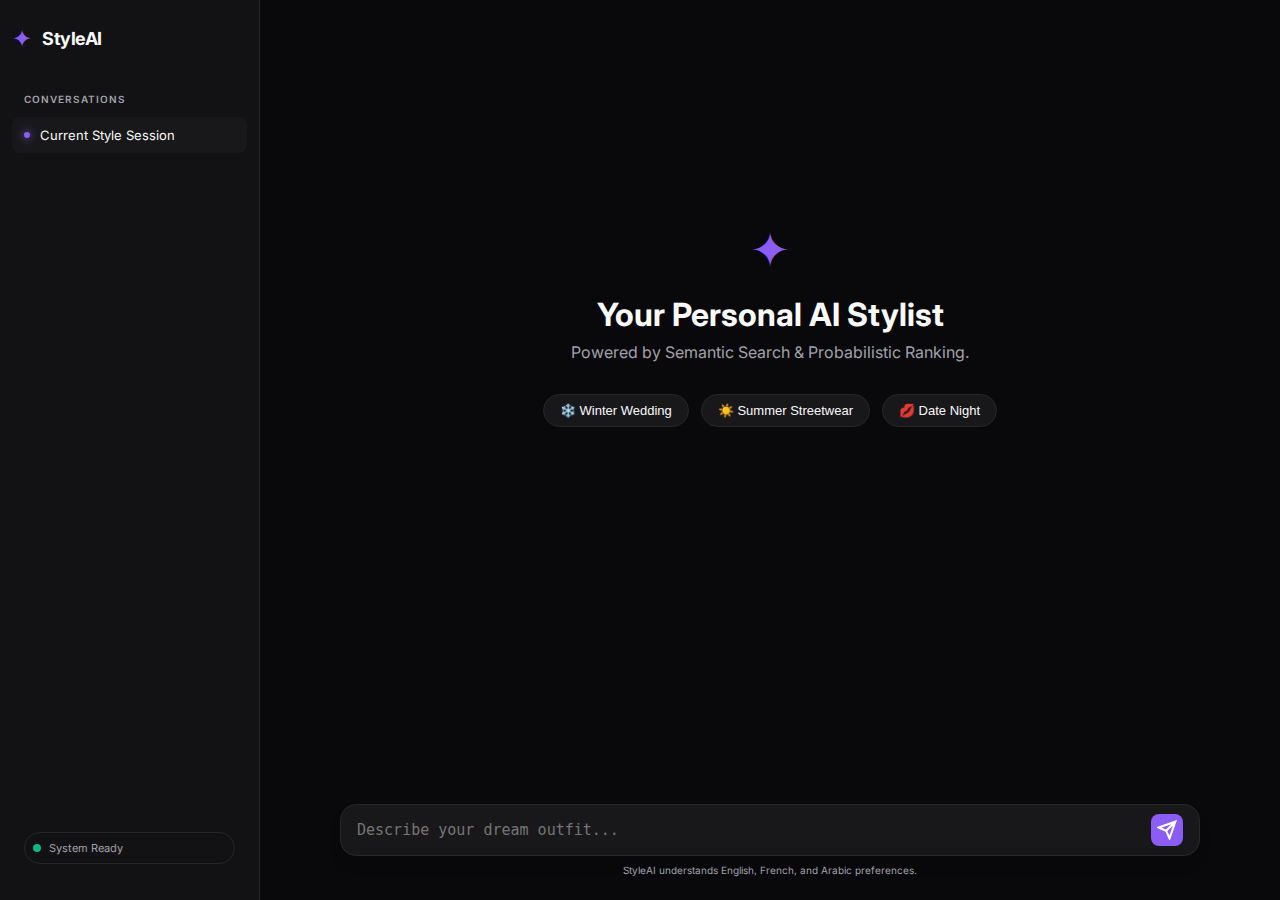
<file: Mourad_NAJI_IAODC_201_CC3_Projet_NLP/frontend/index.html>
<!DOCTYPE html>
<html lang="en">

<head>
  <meta charset="UTF-8">
  <meta name="viewport" content="width=device-width, initial-scale=1.0">
  <title>StyleAI — Venture-Grade Stylist</title>
  <link rel="stylesheet" href="style.css">
  <link href="https://fonts.googleapis.com/css2?family=Inter:wght@300;400;500;600;700&display=swap" rel="stylesheet">
</head>

<body class="dark-theme">
  <div class="app-container">
    <!-- Sidebar -->
    <aside class="sidebar">
      <div class="brand">
        <span class="logo">✦</span>
        <h1>StyleAI</h1>
      </div>
      <nav class="history-nav">
        <div class="nav-label">CONVERSATIONS</div>
        <div class="history-item active">
          <span class="dot"></span> Current Style Session
        </div>
      </nav>
      <div class="sidebar-footer">
        <div class="status-badge">
          <span class="pulse"></span> System Ready
        </div>
      </div>
    </aside>

    <!-- Main Chat Area -->
    <main class="chat-viewport">
      <!-- Dynamic Messages -->
      <div id="messagesList" class="messages-list">
        <div class="welcome-hero">
          <div class="hero-icon">✦</div>
          <h1>Your Personal AI Stylist</h1>
          <p>Powered by Semantic Search & Probabilistic Ranking.</p>
          <div class="hero-chips">
            <button class="chip" data-query="Formal winter wedding outfit, budget 800dh">❄️ Winter Wedding</button>
            <button class="chip" data-query="Casual streetwear look for summer, men">☀️ Summer Streetwear</button>
            <button class="chip" data-query="Elegant date night look, black or red">💋 Date Night</button>
          </div>
        </div>
      </div>

      <!-- Input Anchor -->
      <div class="input-container">
        <div class="input-glass">
          <textarea id="msgInput" placeholder="Describe your dream outfit..." rows="1"></textarea>
          <button id="sendBtn" class="send-btn">
            <svg width="20" height="20" viewBox="0 0 24 24" fill="none" stroke="currentColor" stroke-width="2.5">
              <path d="M22 2L11 13M22 2L15 22l-4-9-9-4 20-7z"></path>
            </svg>
          </button>
        </div>
        <p class="disclaimer">StyleAI understands English, French, and Arabic preferences.</p>
      </div>
    </main>
  </div>
  <script src="app.js"></script>
</body>

</html>
</file>
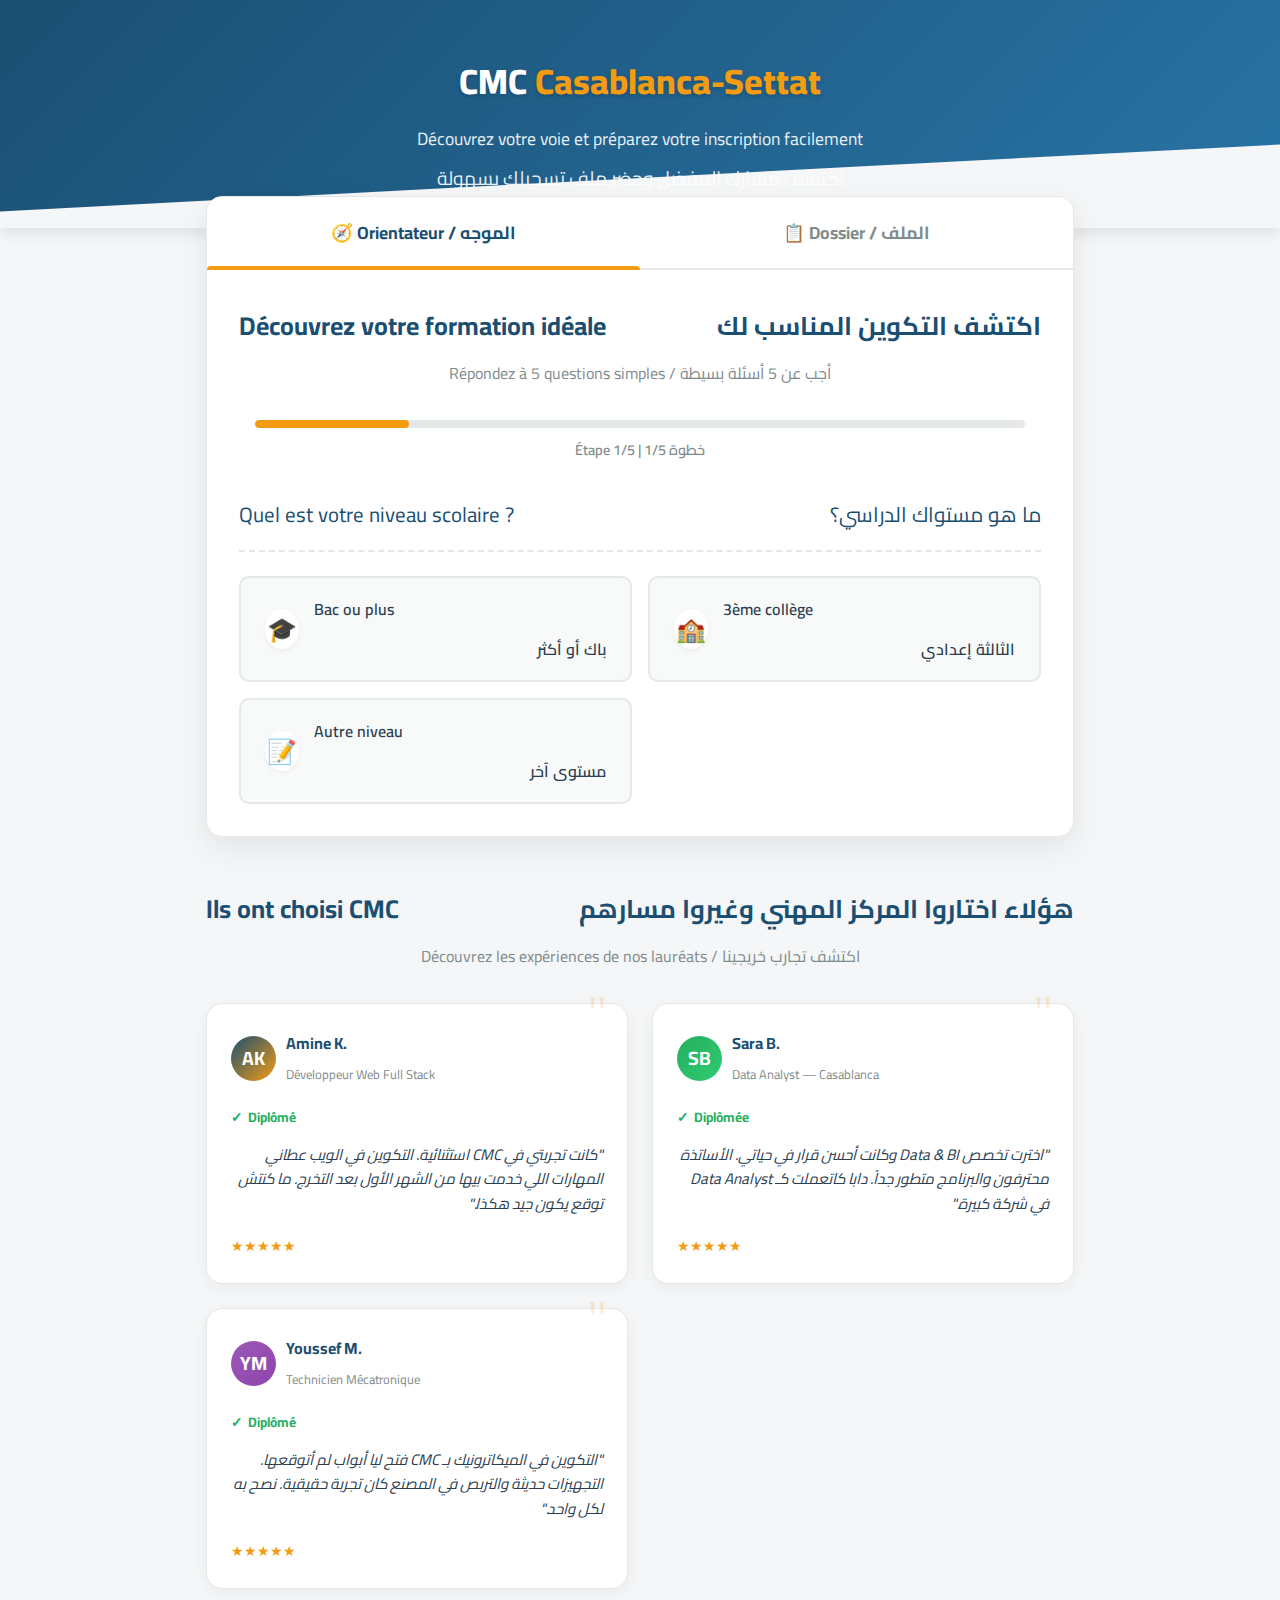
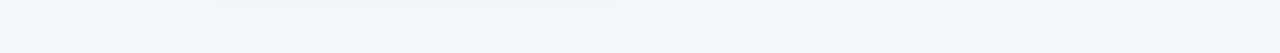
<file: project_nlp2/templates/orientation.html>
<!DOCTYPE html>
<html lang="fr" dir="ltr">

<head>
    <meta charset="UTF-8">
    <meta name="viewport" content="width=device-width, initial-scale=1.0">
    <title>CMC Casablanca-Settat | Assistant d'Orientation & Inscription</title>
    <!-- Google Fonts: Cairo for Arabic/Latin support -->
    <link rel="preconnect" href="https://fonts.googleapis.com">
    <link rel="preconnect" href="https://fonts.gstatic.com" crossorigin>
    <link href="https://fonts.googleapis.com/css2?family=Cairo:wght@300;400;600;700;800&display=swap" rel="stylesheet">
    <style>
        :root {
            /* Colors */
            --primary: #1B4F72;
            /* Dark blue OFPPT */
            --primary-light: #2874A6;
            --secondary: #F39C12;
            /* Gold accent */
            --secondary-hover: #D68910;
            --success: #27AE60;
            --warning: #E74C3C;
            --bg-body: #F4F6F7;
            --bg-card: #FFFFFF;
            --text-main: #2C3E50;
            --text-muted: #7F8C8D;
            --border-color: #E5E8E8;

            /* Transitions */
            --transition: all 0.3s cubic-bezier(0.25, 0.8, 0.25, 1);
        }

        * {
            margin: 0;
            padding: 0;
            box-sizing: border-box;
            font-family: 'Cairo', sans-serif;
        }

        body {
            background-color: var(--bg-body);
            color: var(--text-main);
            min-height: 100vh;
            display: flex;
            flex-direction: column;
            overflow-x: hidden;
        }

        /* Hero Section */
        .hero {
            background: linear-gradient(135deg, var(--primary), var(--primary-light));
            color: white;
            padding: 3rem 1rem 2rem;
            text-align: center;
            box-shadow: 0 4px 15px rgba(0, 0, 0, 0.1);
            position: relative;
            overflow: hidden;
        }

        .hero::after {
            content: '';
            position: absolute;
            bottom: -50px;
            left: 0;
            width: 100%;
            height: 100px;
            background: var(--bg-body);
            transform: skewY(-3deg);
            z-index: 1;
        }

        .hero-content {
            position: relative;
            z-index: 2;
            max-width: 800px;
            margin: 0 auto;
        }

        .hero h1 {
            font-size: 2.2rem;
            font-weight: 800;
            margin-bottom: 0.5rem;
            color: #fff;
            text-shadow: 0 2px 4px rgba(0, 0, 0, 0.2);
        }

        .hero h1 span {
            color: var(--secondary);
        }

        .hero p {
            font-size: 1.1rem;
            opacity: 0.9;
        }

        /* Main Container */
        .main-container {
            flex-grow: 1;
            width: 100%;
            max-width: 900px;
            margin: -2rem auto 2rem;
            padding: 0 1rem;
            position: relative;
            z-index: 10;
        }

        .app-card {
            background: var(--bg-card);
            border-radius: 16px;
            box-shadow: 0 10px 30px rgba(0, 0, 0, 0.08);
            overflow: hidden;
            border: 1px solid var(--border-color);
        }

        /* Tabs Navigation */
        .tabs {
            display: flex;
            background: white;
            border-bottom: 2px solid var(--border-color);
            position: relative;
        }

        .tab-btn {
            flex: 1;
            padding: 1.2rem 1rem;
            border: none;
            background: transparent;
            font-size: 1.1rem;
            font-weight: 700;
            color: var(--text-muted);
            cursor: pointer;
            transition: var(--transition);
            display: flex;
            align-items: center;
            justify-content: center;
            gap: 0.5rem;
            outline: none;
        }

        .tab-btn:hover {
            color: var(--primary);
            background: #f8f9f9;
        }

        .tab-btn.active {
            color: var(--primary);
        }

        .tab-indicator {
            position: absolute;
            bottom: -2px;
            left: 0;
            height: 4px;
            width: 50%;
            background-color: var(--secondary);
            border-radius: 4px 4px 0 0;
            transition: transform 0.3s cubic-bezier(0.25, 0.8, 0.25, 1);
        }

        /* Views */
        .view-container {
            position: relative;
            min-height: 400px;
            overflow: hidden;
        }

        .view {
            padding: 2rem;
            display: none;
            animation: fadeIn 0.4s ease-out;
        }

        .view.active {
            display: block;
        }

        @keyframes fadeIn {
            from {
                opacity: 0;
                transform: translateY(10px);
            }

            to {
                opacity: 1;
                transform: translateY(0);
            }
        }

        @keyframes slideLeft {
            from {
                opacity: 0;
                transform: translateX(30px);
            }

            to {
                opacity: 1;
                transform: translateX(0);
            }
        }

        /* Shared Components */
        .section-header {
            margin-bottom: 2rem;
            text-align: center;
        }

        .section-header h2 {
            color: var(--primary);
            font-size: 1.6rem;
            margin-bottom: 0.5rem;
        }

        .section-header p {
            color: var(--text-muted);
            font-size: 1rem;
        }

        /* Language alignment helper */
        .bilingual-text {
            display: flex;
            justify-content: space-between;
            align-items: center;
            gap: 10px;
            width: 100%;
        }

        .bilingual-text .ar {
            text-align: right;
            direction: rtl;
        }

        .bilingual-text .fr {
            text-align: left;
            direction: ltr;
        }

        .bilingual-block {
            margin-bottom: 0.5rem;
        }

        .bilingual-block .fr {
            font-weight: 600;
            color: var(--primary);
        }

        .bilingual-block .ar {
            font-weight: 600;
            color: var(--primary);
            text-align: right;
            direction: rtl;
        }

        /* FEATURE 1: QUIZ styles */
        .quiz-progress-container {
            margin-bottom: 2rem;
            padding: 0 1rem;
        }

        .quiz-progress-bar {
            height: 8px;
            background: var(--border-color);
            border-radius: 4px;
            overflow: hidden;
        }

        .quiz-progress-fill {
            height: 100%;
            background: var(--secondary);
            width: 20%;
            border-radius: 4px;
            transition: width 0.4s cubic-bezier(0.25, 0.8, 0.25, 1);
        }

        .quiz-progress-text {
            text-align: center;
            margin-top: 0.5rem;
            font-size: 0.9rem;
            font-weight: 600;
            color: var(--text-muted);
        }

        .quiz-step {
            display: none;
            animation: slideLeft 0.4s ease-out;
        }

        .quiz-step.active {
            display: block;
        }

        .question-card {
            background: #fff;
            border: 1px solid var(--border-color);
            border-radius: 12px;
            padding: 1.5rem;
            box-shadow: 0 4px 6px rgba(0, 0, 0, 0.02);
        }

        .question-title {
            font-size: 1.3rem;
            color: var(--primary);
            margin-bottom: 1.5rem;
            text-align: center;
            padding-bottom: 1rem;
            border-bottom: 2px dashed var(--border-color);
        }

        .options-grid {
            display: grid;
            gap: 1rem;
            grid-template-columns: 1fr;
        }

        .option-btn {
            background: #f8f9f9;
            border: 2px solid var(--border-color);
            border-radius: 10px;
            padding: 1rem 1.5rem;
            cursor: pointer;
            transition: var(--transition);
            display: flex;
            align-items: center;
            justify-content: space-between;
        }

        .option-btn:hover {
            border-color: var(--secondary);
            background: #fff8e1;
            transform: translateY(-2px);
            box-shadow: 0 4px 10px rgba(243, 156, 18, 0.1);
        }

        .option-btn .fr-text {
            font-weight: 600;
            color: var(--text-main);
        }

        .option-btn .ar-text {
            font-weight: 600;
            color: var(--text-main);
            direction: rtl;
        }

        .option-content {
            display: flex;
            align-items: center;
            gap: 15px;
            width: 100%;
        }

        .option-icon {
            font-size: 1.5rem;
            background: #fff;
            width: 40px;
            height: 40px;
            display: flex;
            align-items: center;
            justify-content: center;
            border-radius: 50%;
            box-shadow: 0 2px 5px rgba(0, 0, 0, 0.05);
        }

        /* Result Card */
        .result-container {
            display: none;
            animation: fadeIn 0.6s ease-out;
        }

        .result-container.active {
            display: block;
        }

        .result-badge {
            background: rgba(39, 174, 96, 0.1);
            color: var(--success);
            padding: 0.5rem 1rem;
            border-radius: 20px;
            font-weight: 700;
            display: inline-block;
            margin-bottom: 1rem;
            font-size: 0.9rem;
        }

        .result-title {
            text-align: center;
            margin-bottom: 2rem;
        }

        .result-title h3 {
            font-size: 1.8rem;
            color: var(--primary);
            margin-bottom: 0.5rem;
        }

        .result-details {
            display: grid;
            grid-template-columns: repeat(auto-fit, minmax(200px, 1fr));
            gap: 1rem;
            margin-bottom: 2rem;
        }

        .detail-item {
            background: #f8f9f9;
            padding: 1rem;
            border-radius: 10px;
            text-align: center;
            border: 1px solid var(--border-color);
        }

        .detail-item i {
            display: block;
            font-size: 1.5rem;
            color: var(--secondary);
            margin-bottom: 0.5rem;
        }

        .detail-item span {
            font-size: 0.9rem;
            color: var(--text-muted);
            display: block;
        }

        .detail-item strong {
            color: var(--primary);
            font-size: 1.1rem;
        }

        .debouches-box {
            background: rgba(27, 79, 114, 0.03);
            border: 1px solid rgba(27, 79, 114, 0.1);
            border-radius: 12px;
            padding: 1.5rem;
            margin-bottom: 2rem;
        }

        .debouches-box h4 {
            color: var(--primary);
            margin-bottom: 1rem;
            text-align: center;
            display: flex;
            align-items: center;
            justify-content: center;
            gap: 10px;
        }

        .debouches-list {
            list-style: none;
            display: flex;
            flex-direction: column;
            gap: 0.8rem;
        }

        .debouches-list li {
            display: flex;
            align-items: center;
            gap: 10px;
            font-weight: 600;
        }

        .debouches-list li::before {
            content: '💼';
        }

        .actions {
            display: flex;
            flex-direction: column;
            gap: 1rem;
        }

        .btn {
            padding: 1rem 2rem;
            border: none;
            border-radius: 50px;
            font-size: 1.1rem;
            font-weight: 700;
            cursor: pointer;
            transition: var(--transition);
            display: flex;
            align-items: center;
            justify-content: center;
            gap: 10px;
            width: 100%;
        }

        .btn-primary {
            background: var(--primary);
            color: white;
            box-shadow: 0 4px 15px rgba(27, 79, 114, 0.3);
        }

        .btn-primary:hover {
            background: var(--primary-light);
            transform: translateY(-2px);
            box-shadow: 0 6px 20px rgba(27, 79, 114, 0.4);
        }

        .btn-outline {
            background: transparent;
            color: var(--primary);
            border: 2px solid var(--border-color);
        }

        .btn-outline:hover {
            border-color: var(--primary);
            background: #f8f9f9;
        }

        /* FEATURE 2: CHECKLIST styles */
        .checklist-controls {
            display: flex;
            justify-content: space-between;
            align-items: center;
            margin-bottom: 1.5rem;
            flex-wrap: wrap;
            gap: 1rem;
        }

        .progress-circle-container {
            display: flex;
            flex-direction: column;
            align-items: center;
            background: #f8f9f9;
            padding: 1rem;
            border-radius: 12px;
            border: 1px solid var(--border-color);
            flex-grow: 1;
        }

        .progress-bar-wrapper {
            width: 100%;
            background-color: var(--border-color);
            border-radius: 10px;
            height: 12px;
            margin: 10px 0;
            overflow: hidden;
        }

        .progress-bar-fill {
            height: 100%;
            background-color: var(--success);
            width: 0%;
            border-radius: 10px;
            transition: width 0.5s ease-out, background-color 0.3s;
        }

        .progress-text {
            font-weight: 800;
            color: var(--primary);
            font-size: 1.1rem;
        }

        .control-btns {
            display: flex;
            gap: 0.5rem;
        }

        .icon-btn {
            background: #fff;
            border: 1px solid var(--border-color);
            color: var(--text-muted);
            width: 45px;
            height: 45px;
            border-radius: 50%;
            display: flex;
            align-items: center;
            justify-content: center;
            cursor: pointer;
            transition: var(--transition);
            font-size: 1.2rem;
        }

        .icon-btn:hover {
            color: var(--primary);
            border-color: var(--primary);
            background: #f8f9f9;
            transform: translateY(-2px);
        }

        .checklist-items {
            display: flex;
            flex-direction: column;
            gap: 0.8rem;
        }

        .checklist-item {
            display: flex;
            align-items: center;
            background: #fff;
            border: 2px solid var(--border-color);
            border-radius: 12px;
            padding: 1rem 1.5rem;
            cursor: pointer;
            transition: var(--transition);
            position: relative;
            overflow: hidden;
        }

        .checklist-item.checked {
            background: rgba(39, 174, 96, 0.05);
            border-color: var(--success);
        }

        .custom-checkbox {
            width: 24px;
            height: 24px;
            border: 2px solid #bdc3c7;
            border-radius: 6px;
            margin-right: 15px;
            display: flex;
            align-items: center;
            justify-content: center;
            transition: var(--transition);
            flex-shrink: 0;
            background: #fff;
        }

        .checklist-item.checked .custom-checkbox {
            background: var(--success);
            border-color: var(--success);
        }

        .custom-checkbox::after {
            content: '✓';
            color: white;
            font-weight: bold;
            font-size: 14px;
            opacity: 0;
            transition: opacity 0.2s;
        }

        .checklist-item.checked .custom-checkbox::after {
            opacity: 1;
        }

        .item-text {
            flex-grow: 1;
            transition: var(--transition);
        }

        .checklist-item.checked .item-text .fr,
        .checklist-item.checked .item-text .ar {
            color: var(--text-muted);
            text-decoration: line-through;
        }

        .status-badge {
            font-size: 0.8rem;
            padding: 0.3rem 0.6rem;
            border-radius: 12px;
            font-weight: 700;
            margin-left: 10px;
            white-space: nowrap;
        }

        .status-missing {
            background: rgba(231, 76, 60, 0.1);
            color: var(--warning);
        }

        .checklist-item.checked .status-missing {
            display: none;
        }

        .status-ready {
            display: none;
            background: rgba(39, 174, 96, 0.1);
            color: var(--success);
        }

        .checklist-item.checked .status-ready {
            display: inline-block;
        }

        /* Responsive */
        @media (min-width: 768px) {
            .options-grid {
                grid-template-columns: repeat(2, 1fr);
            }

            .actions {
                flex-direction: row;
                justify-content: center;
            }

            .btn {
                width: auto;
                min-width: 250px;
            }
        }

        @media (max-width: 600px) {
            .hero h1 {
                font-size: 1.8rem;
            }

            .view {
                padding: 1.5rem 1rem;
            }

            .checklist-item {
                padding: 1rem;
                flex-wrap: wrap;
            }

            .item-text {
                width: 100%;
                margin-top: 5px;
                margin-bottom: 5px;
            }

            .status-badge {
                margin-left: 0;
            }

            .bilingual-text {
                flex-direction: column;
                align-items: flex-start;
            }

            .bilingual-text .ar {
                align-self: flex-end;
            }
        }

        /* Print Styles */
        @media print {
            body {
                background: white;
            }

            .hero,
            .tabs,
            .checklist-controls,
            .btn,
            .quiz-progress-container {
                display: none !important;
            }

            .main-container {
                margin: 0;
                padding: 0;
                max-width: 100%;
            }

            .app-card {
                border: none;
                box-shadow: none;
            }

            .checklist-item {
                border: 1px solid #ddd;
                break-inside: avoid;
                margin-bottom: 5px;
            }

            .checklist-item.checked {
                background: transparent;
            }

            .bilingual-text {
                flex-direction: row;
                display: flex !important;
                align-items: center;
                justify-content: space-between;
            }
        }
    </style>
</head>

<body>

    <!-- Hero Section -->
    <header class="hero">
        <div class="hero-content">
            <h1>CMC <span>Casablanca-Settat</span></h1>
            <p>Découvrez votre voie et préparez votre inscription facilement</p>
            <p dir="rtl" style="font-size: 1.2rem; margin-top: 5px;">اكتشف مسارك المفضل وحضر ملف تسجيلك بسهولة</p>
        </div>
    </header>

    <!-- Main Container -->
    <main class="main-container">
        <div class="app-card">

            <!-- Tabs -->
            <div class="tabs">
                <button class="tab-btn active" onclick="switchTab('quiz')">
                    🧭 Orientateur / الموجه
                </button>
                <button class="tab-btn" onclick="switchTab('checklist')">
                    📋 Dossier / الملف
                </button>
                <div class="tab-indicator" id="tab-indicator"></div>
            </div>

            <div class="view-container">

                <!-- ============================================== -->
                <!-- FEATURE 1: QUIZ VIEW -->
                <!-- ============================================== -->
                <div id="quiz-view" class="view active">

                    <div id="quiz-flow">
                        <div class="section-header">
                            <h2 class="bilingual-text"><span class="fr">Découvrez votre formation idéale</span> <span
                                    class="ar">اكتشف التكوين المناسب لك</span></h2>
                            <p>Répondez à 5 questions simples / أجب عن 5 أسئلة بسيطة</p>
                        </div>

                        <div class="quiz-progress-container">
                            <div class="quiz-progress-bar">
                                <div class="quiz-progress-fill" id="quiz-progress"></div>
                            </div>
                            <div class="quiz-progress-text" id="quiz-step-text">Étape 1/5 | خطوة 1/5</div>
                        </div>

                        <!-- Q1 -->
                        <div class="quiz-step active" id="step-1">
                            <div class="question-title bilingual-text">
                                <span class="fr">Quel est votre niveau scolaire ?</span>
                                <span class="ar">ما هو مستواك الدراسي؟</span>
                            </div>
                            <div class="options-grid">
                                <div class="option-btn" onclick="selectOption(1, 'bac')">
                                    <div class="option-content">
                                        <div class="option-icon">🎓</div>
                                        <div class="bilingual-text"
                                            style="flex-direction: column; align-items: flex-start;">
                                            <span class="fr-text">Bac ou plus</span>
                                            <span class="ar-text" style="align-self: flex-end;">باك أو أكثر</span>
                                        </div>
                                    </div>
                                </div>
                                <div class="option-btn" onclick="selectOption(1, 'college')">
                                    <div class="option-content">
                                        <div class="option-icon">🏫</div>
                                        <div class="bilingual-text"
                                            style="flex-direction: column; align-items: flex-start;">
                                            <span class="fr-text">3ème collège</span>
                                            <span class="ar-text" style="align-self: flex-end;">الثالثة إعدادي</span>
                                        </div>
                                    </div>
                                </div>
                                <div class="option-btn" onclick="selectOption(1, 'autre')">
                                    <div class="option-content">
                                        <div class="option-icon">📝</div>
                                        <div class="bilingual-text"
                                            style="flex-direction: column; align-items: flex-start;">
                                            <span class="fr-text">Autre niveau</span>
                                            <span class="ar-text" style="align-self: flex-end;">مستوى آخر</span>
                                        </div>
                                    </div>
                                </div>
                            </div>
                        </div>

                        <!-- Q2 -->
                        <div class="quiz-step" id="step-2">
                            <div class="question-title bilingual-text">
                                <span class="fr">Quel domaine vous attire le plus ?</span>
                                <span class="ar">ما هو المجال المفضل لديك؟</span>
                            </div>
                            <div class="options-grid">
                                <div class="option-btn" onclick="selectOption(2, 'digital')">
                                    <div class="option-content">
                                        <div class="option-icon">💻</div>
                                        <div class="bilingual-text"
                                            style="flex-direction: column; align-items: flex-start;">
                                            <span class="fr-text">Informatique & Digital</span>
                                            <span class="ar-text" style="align-self: flex-end;">تكنولوجيا المعلومات
                                                والرقمية</span>
                                        </div>
                                    </div>
                                </div>
                                <div class="option-btn" onclick="selectOption(2, 'industrie')">
                                    <div class="option-content">
                                        <div class="option-icon">⚙️</div>
                                        <div class="bilingual-text"
                                            style="flex-direction: column; align-items: flex-start;">
                                            <span class="fr-text">Industrie & Technique</span>
                                            <span class="ar-text" style="align-self: flex-end;">الصناعة والتقنيات</span>
                                        </div>
                                    </div>
                                </div>
                                <div class="option-btn" onclick="selectOption(2, 'gestion')">
                                    <div class="option-content">
                                        <div class="option-icon">📊</div>
                                        <div class="bilingual-text"
                                            style="flex-direction: column; align-items: flex-start;">
                                            <span class="fr-text">Gestion & Commerce</span>
                                            <span class="ar-text" style="align-self: flex-end;">التسيير والتجارة</span>
                                        </div>
                                    </div>
                                </div>
                                <div class="option-btn" onclick="selectOption(2, 'btp')">
                                    <div class="option-content">
                                        <div class="option-icon">🏗️</div>
                                        <div class="bilingual-text"
                                            style="flex-direction: column; align-items: flex-start;">
                                            <span class="fr-text">BTP & Génie Civil</span>
                                            <span class="ar-text" style="align-self: flex-end;">البناء والهندسة
                                                المدنية</span>
                                        </div>
                                    </div>
                                </div>
                                <div class="option-btn" style="grid-column: 1 / -1;"
                                    onclick="selectOption(2, 'logistique')">
                                    <div class="option-content">
                                        <div class="option-icon">🚛</div>
                                        <div class="bilingual-text"
                                            style="flex-direction: column; align-items: flex-start;">
                                            <span class="fr-text">Logistique & Transport</span>
                                            <span class="ar-text" style="align-self: flex-end;">اللوجستيك والنقل</span>
                                        </div>
                                    </div>
                                </div>
                            </div>
                        </div>

                        <!-- Q3 -->
                        <div class="quiz-step" id="step-3">
                            <div class="question-title bilingual-text">
                                <span class="fr">Quel est votre objectif principal ?</span>
                                <span class="ar">ما هو هدفك الأساسي؟</span>
                            </div>
                            <div class="options-grid">
                                <div class="option-btn" onclick="selectOption(3, 'emploi')">
                                    <div class="option-content">
                                        <div class="option-icon">💼</div>
                                        <div class="bilingual-text"
                                            style="flex-direction: column; align-items: flex-start;">
                                            <span class="fr-text">Trouver un emploi rapidement</span>
                                            <span class="ar-text" style="align-self: flex-end;">إيجاد عمل بسرعة</span>
                                        </div>
                                    </div>
                                </div>
                                <div class="option-btn" onclick="selectOption(3, 'etudes')">
                                    <div class="option-content">
                                        <div class="option-icon">🎓</div>
                                        <div class="bilingual-text"
                                            style="flex-direction: column; align-items: flex-start;">
                                            <span class="fr-text">Continuer les études</span>
                                            <span class="ar-text" style="align-self: flex-end;">متابعة الدراسة</span>
                                        </div>
                                    </div>
                                </div>
                                <div class="option-btn" style="grid-column: 1 / -1;"
                                    onclick="selectOption(3, 'entrepreneur')">
                                    <div class="option-content">
                                        <div class="option-icon">🚀</div>
                                        <div class="bilingual-text"
                                            style="flex-direction: column; align-items: flex-start;">
                                            <span class="fr-text">Créer mon entreprise</span>
                                            <span class="ar-text" style="align-self: flex-end;">إنشاء مشروعي
                                                الخاص</span>
                                        </div>
                                    </div>
                                </div>
                            </div>
                        </div>

                        <!-- Q4 -->
                        <div class="quiz-step" id="step-4">
                            <div class="question-title bilingual-text">
                                <span class="fr">Quel est votre style d'apprentissage ?</span>
                                <span class="ar">ما هي طريقة التعلم المفضلة لديك؟</span>
                            </div>
                            <div class="options-grid">
                                <div class="option-btn" onclick="selectOption(4, 'pratique')">
                                    <div class="option-content">
                                        <div class="option-icon">🛠️</div>
                                        <div class="bilingual-text"
                                            style="flex-direction: column; align-items: flex-start;">
                                            <span class="fr-text">Pratique (j'aime faire)</span>
                                            <span class="ar-text" style="align-self: flex-end;">التطبيق (أحب العمل
                                                اليدوي)</span>
                                        </div>
                                    </div>
                                </div>
                                <div class="option-btn" onclick="selectOption(4, 'theorique')">
                                    <div class="option-content">
                                        <div class="option-icon">📚</div>
                                        <div class="bilingual-text"
                                            style="flex-direction: column; align-items: flex-start;">
                                            <span class="fr-text">Théorique (j'aime lire/analyser)</span>
                                            <span class="ar-text" style="align-self: flex-end;">النظري (أحب التحليل
                                                والقراءة)</span>
                                        </div>
                                    </div>
                                </div>
                                <div class="option-btn" style="grid-column: 1 / -1;"
                                    onclick="selectOption(4, 'equipe')">
                                    <div class="option-content">
                                        <div class="option-icon">🤝</div>
                                        <div class="bilingual-text"
                                            style="flex-direction: column; align-items: flex-start;">
                                            <span class="fr-text">Travail en équipe</span>
                                            <span class="ar-text" style="align-self: flex-end;">العمل الجماعي</span>
                                        </div>
                                    </div>
                                </div>
                            </div>
                        </div>

                        <!-- Q5 -->
                        <div class="quiz-step" id="step-5">
                            <div class="question-title bilingual-text">
                                <span class="fr">Quelle est votre disponibilité ?</span>
                                <span class="ar">ما هو الوقت المتاح لديك؟</span>
                            </div>
                            <div class="options-grid">
                                <div class="option-btn" onclick="selectOption(5, '1an')">
                                    <div class="option-content">
                                        <div class="option-icon">⚡</div>
                                        <div class="bilingual-text"
                                            style="flex-direction: column; align-items: flex-start;">
                                            <span class="fr-text">1 an (Formation courte)</span>
                                            <span class="ar-text" style="align-self: flex-end;">سنة واحدة (تكوين
                                                قصير)</span>
                                        </div>
                                    </div>
                                </div>
                                <div class="option-btn" onclick="selectOption(5, '2ans')">
                                    <div class="option-content">
                                        <div class="option-icon">📅</div>
                                        <div class="bilingual-text"
                                            style="flex-direction: column; align-items: flex-start;">
                                            <span class="fr-text">2 ans (Formation complète)</span>
                                            <span class="ar-text" style="align-self: flex-end;">سنتان (تكوين
                                                شامل)</span>
                                        </div>
                                    </div>
                                </div>
                                <div class="option-btn" style="grid-column: 1 / -1;"
                                    onclick="selectOption(5, 'peu_importe')">
                                    <div class="option-content">
                                        <div class="option-icon">🔄</div>
                                        <div class="bilingual-text"
                                            style="flex-direction: column; align-items: flex-start;">
                                            <span class="fr-text">Peu importe le temps</span>
                                            <span class="ar-text" style="align-self: flex-end;">الوقت غير مهم</span>
                                        </div>
                                    </div>
                                </div>
                            </div>
                        </div>
                    </div>

                    <!-- Result Card -->
                    <div class="result-container" id="quiz-result">
                        <div style="text-align: center;">
                            <div class="result-badge">
                                🎯 Résultat parfait / نتيجة مثالية
                            </div>
                        </div>

                        <div class="result-title">
                            <div class="bilingual-block">
                                <h3 class="fr" id="res-title-fr">Développement Web Full Stack</h3>
                                <h3 class="ar" id="res-title-ar">تطوير الويب المتكامل</h3>
                            </div>
                        </div>

                        <div class="result-details">
                            <div class="detail-item">
                                <i>📂</i>
                                <span>Secteur / القطاع</span>
                                <strong id="res-secteur">Digital | الرقمية</strong>
                            </div>
                            <div class="detail-item">
                                <i>⏱️</i>
                                <span>Durée / المدة</span>
                                <strong id="res-duree">2 ans | سنتان</strong>
                            </div>
                            <div class="detail-item">
                                <i>🎓</i>
                                <span>Niveau / المستوى</span>
                                <strong id="res-niveau">Tech Spécialisé | تقني متخصص</strong>
                            </div>
                        </div>

                        <div class="debouches-box">
                            <h4 class="bilingual-text">
                                <span class="fr">Débouchés professionnels</span>
                                <span class="ar">الآفاق المهنية</span>
                            </h4>
                            <ul class="debouches-list" id="res-debouches">
                                <li class="bilingual-text"><span class="fr">Développeur web</span><span class="ar">مطور
                                        ويب</span></li>
                                <li class="bilingual-text"><span class="fr">Développeur full stack</span><span
                                        class="ar">مطور متكامل</span></li>
                                <li class="bilingual-text"><span class="fr">Freelancer</span><span
                                        class="ar">مستقل</span></li>
                            </ul>
                        </div>

                        <div class="actions">
                            <button class="btn btn-outline" onclick="resetQuiz()">
                                🔄 Refaire le quiz / إعادة الاختبار
                            </button>
                            <!-- Goes to checklist tab to prepare docs -->
                            <button class="btn btn-primary" onclick="switchTab('checklist')">
                                Je prépare mon dossier / أجهز ملفي →
                            </button>
                        </div>
                    </div>

                </div>

                <!-- ============================================== -->
                <!-- FEATURE 2: CHECKLIST VIEW -->
                <!-- ============================================== -->
                <div id="checklist-view" class="view">

                    <div class="section-header">
                        <h2 class="bilingual-text"><span class="fr">Pièces à fournir</span> <span class="ar">الوثائق
                                المطلوبة للتسجيل</span></h2>
                        <p>Préparez votre dossier d'inscription complet</p>
                    </div>

                    <div class="checklist-controls">
                        <div class="progress-circle-container">
                            <div class="bilingual-text" style="width: 100%;">
                                <span class="fr">Progression</span>
                                <span class="ar">التقدم</span>
                            </div>
                            <div class="progress-bar-wrapper">
                                <div class="progress-bar-fill" id="chk-progress-bar"></div>
                            </div>
                            <div class="progress-text" id="chk-counter">0/8 documents prêts ✅</div>
                        </div>

                        <div class="control-btns">
                            <button class="icon-btn" onclick="window.print()" title="Imprimer / طباعة"><span
                                    style="font-size:1.2rem;">🖨️</span></button>
                            <button class="icon-btn" onclick="shareChecklist()" title="Partager / مشاركة"><span
                                    style="font-size:1.2rem;">📤</span></button>
                            <button class="icon-btn" onclick="resetChecklist()" title="Recommencer / إعادة"><span
                                    style="font-size:1.2rem;">🔄</span></button>
                        </div>
                    </div>

                    <div class="checklist-items" id="checklist">
                        <!-- Items generated by JS -->
                    </div>

                </div>
            </div>
        </div>

        <!-- ============================================== -->
        <!-- FEATURE 3: TESTIMONIALS -->
        <!-- ============================================== -->
        <div class="testimonials-section" style="margin-top: 3rem; margin-bottom: 2rem;">
            <div class="section-header">
                <h2 class="bilingual-text"><span class="fr">Ils ont choisi CMC</span> <span class="ar">هؤلاء اختاروا المركز المهني وغيروا مسارهم</span></h2>
                <p>Découvrez les expériences de nos lauréats / اكتشف تجارب خريجينا</p>
            </div>

            <div class="testimonials-grid" style="display: grid; grid-template-columns: repeat(auto-fit, minmax(280px, 1fr)); gap: 1.5rem;">
                
                <!-- Testimonial 1 -->
                <div class="testimonial-card" style="background: var(--bg-card); border-radius: 16px; padding: 1.5rem; box-shadow: 0 4px 15px rgba(0,0,0,0.05); border: 1px solid var(--border-color); position: relative;">
                    <div style="position: absolute; top: -15px; right: 20px; font-size: 3rem; color: rgba(243, 156, 18, 0.2); font-family: serif; line-height: 1;">"</div>
                    <div style="display: flex; align-items: center; gap: 10px; margin-bottom: 1rem;">
                        <div style="width: 45px; height: 45px; border-radius: 50%; background: linear-gradient(135deg, var(--primary), var(--secondary)); display: flex; align-items: center; justify-content: center; color: white; font-weight: bold; font-size: 1.2rem;">AK</div>
                        <div>
                            <h4 style="color: var(--primary); margin: 0; font-size: 1rem;">Amine K.</h4>
                            <span style="font-size: 0.8rem; color: var(--text-muted);">Développeur Web Full Stack</span>
                        </div>
                    </div>
                    <div style="color: var(--success); font-weight: 700; font-size: 0.85rem; margin-bottom: 0.8rem; display: flex; align-items: center; gap: 5px;">
                        <span>✓</span> Diplômé
                    </div>
                    <p style="font-size: 0.95rem; line-height: 1.6; color: var(--text-main); font-style: italic; direction: rtl; text-align: right;">"كانت تجربتي في CMC استثنائية. التكوين في الويب عطاني المهارات اللي خدمت بيها من الشهر الأول بعد التخرج. ما كنتش توقع يكون جيد هكذا."</p>
                    <div style="color: var(--secondary); margin-top: 1rem; font-size: 0.9rem;">★★★★★</div>
                </div>

                <!-- Testimonial 2 -->
                <div class="testimonial-card" style="background: var(--bg-card); border-radius: 16px; padding: 1.5rem; box-shadow: 0 4px 15px rgba(0,0,0,0.05); border: 1px solid var(--border-color); position: relative;">
                    <div style="position: absolute; top: -15px; right: 20px; font-size: 3rem; color: rgba(243, 156, 18, 0.2); font-family: serif; line-height: 1;">"</div>
                    <div style="display: flex; align-items: center; gap: 10px; margin-bottom: 1rem;">
                        <div style="width: 45px; height: 45px; border-radius: 50%; background: linear-gradient(135deg, var(--success), #2Ecc71); display: flex; align-items: center; justify-content: center; color: white; font-weight: bold; font-size: 1.2rem;">SB</div>
                        <div>
                            <h4 style="color: var(--primary); margin: 0; font-size: 1rem;">Sara B.</h4>
                            <span style="font-size: 0.8rem; color: var(--text-muted);">Data Analyst — Casablanca</span>
                        </div>
                    </div>
                    <div style="color: var(--success); font-weight: 700; font-size: 0.85rem; margin-bottom: 0.8rem; display: flex; align-items: center; gap: 5px;">
                        <span>✓</span> Diplômée
                    </div>
                    <p style="font-size: 0.95rem; line-height: 1.6; color: var(--text-main); font-style: italic; direction: rtl; text-align: right;">"اخترت تخصص Data & BI وكانت أحسن قرار في حياتي. الأساتذة محترفون والبرنامج متطور جداً. دابا كاتعملت كـ Data Analyst في شركة كبيرة."</p>
                    <div style="color: var(--secondary); margin-top: 1rem; font-size: 0.9rem;">★★★★★</div>
                </div>

                <!-- Testimonial 3 -->
                <div class="testimonial-card" style="background: var(--bg-card); border-radius: 16px; padding: 1.5rem; box-shadow: 0 4px 15px rgba(0,0,0,0.05); border: 1px solid var(--border-color); position: relative;">
                    <div style="position: absolute; top: -15px; right: 20px; font-size: 3rem; color: rgba(243, 156, 18, 0.2); font-family: serif; line-height: 1;">"</div>
                    <div style="display: flex; align-items: center; gap: 10px; margin-bottom: 1rem;">
                        <div style="width: 45px; height: 45px; border-radius: 50%; background: linear-gradient(135deg, #9b59b6, #8e44ad); display: flex; align-items: center; justify-content: center; color: white; font-weight: bold; font-size: 1.2rem;">YM</div>
                        <div>
                            <h4 style="color: var(--primary); margin: 0; font-size: 1rem;">Youssef M.</h4>
                            <span style="font-size: 0.8rem; color: var(--text-muted);">Technicien Mécatronique</span>
                        </div>
                    </div>
                    <div style="color: var(--success); font-weight: 700; font-size: 0.85rem; margin-bottom: 0.8rem; display: flex; align-items: center; gap: 5px;">
                        <span>✓</span> Diplômé
                    </div>
                    <p style="font-size: 0.95rem; line-height: 1.6; color: var(--text-main); font-style: italic; direction: rtl; text-align: right;">"التكوين في الميكاترونيك بـ CMC فتح ليا أبواب لم أتوقعها. التجهيزات حديثة والتربص في المصنع كان تجربة حقيقية. نصح به لكل واحد."</p>
                    <div style="color: var(--secondary); margin-top: 1rem; font-size: 0.9rem;">★★★★★</div>
                </div>

            </div>
        </div>
    </main>

    <!-- Congratulations Modal -->
    <div id="congrats-modal" class="modal-overlay" style="display: none; align-items: center; justify-content: center; position: fixed; top: 0; left: 0; right: 0; bottom: 0; background: rgba(0,0,0,0.5); z-index: 1000; padding: 20px;">
        <div class="modal-content" style="background: white; border-radius: 20px; padding: 30px; text-align: center; max-width: 450px; animation: fadeIn 0.4s ease-out; box-shadow: 0 10px 40px rgba(0,0,0,0.2);">
            <div style="font-size: 4rem; margin-bottom: 20px; animation: popIn 0.5s cubic-bezier(0.175, 0.885, 0.32, 1.275) forwards; transform: scale(0);">🎉</div>
            <h2 class="fr" style="color: var(--primary); margin-bottom: 10px; font-size: 1.8rem; font-weight: 800;">Félicitations !</h2>
            <h2 class="ar" style="color: var(--primary); margin-bottom: 15px; font-size: 1.8rem; direction: rtl; font-weight: 800;">ألف مبروك !</h2>
            <p class="fr" style="color: var(--text-muted); margin-bottom: 5px; font-size: 1.1rem;">Votre dossier d'inscription est complet et prêt à être déposé.</p>
            <p class="ar" style="color: var(--text-muted); margin-bottom: 25px; font-size: 1.1rem; direction: rtl;">ملف التسجيل الخاص بك مكتمل وجاهز للتقديم.</p>
            <button class="btn btn-primary" onclick="closeCongratsModal()" style="width: 100%;">Génial / رائع</button>
        </div>
    </div>
    <style>
        @keyframes popIn {
            0% { transform: scale(0); opacity: 0; }
            80% { transform: scale(1.1); opacity: 1; }
            100% { transform: scale(1); opacity: 1; }
        }
    </style>

    <!-- Logic Script -->
    <script>
        // ==========================================
        // UI INTERACTIONS
        // ==========================================
        function switchTab(tabId) {
            // Update buttons
            document.querySelectorAll('.tab-btn').forEach(btn => btn.classList.remove('active'));
            // Update indicator position
            const indicator = document.getElementById('tab-indicator');

            if (tabId === 'quiz') {
                document.querySelectorAll('.tab-btn')[0].classList.add('active');
                indicator.style.transform = 'translateX(0%)';
            } else {
                document.querySelectorAll('.tab-btn')[1].classList.add('active');
                indicator.style.transform = 'translateX(100%)';
            }

            // Update views
            document.querySelectorAll('.view').forEach(view => {
                view.classList.remove('active');
            });
            document.getElementById(tabId + '-view').classList.add('active');
        }

        // ==========================================
        // QUIZ LOGIC
        // ==========================================
        const userAnswers = {};

        function selectOption(stepNumber, answer) {
            // Save answer
            userAnswers[`q${stepNumber}`] = answer;

            // Hide current
            document.getElementById(`step-${stepNumber}`).classList.remove('active');

            // Show next or result
            if (stepNumber < 5) {
                document.getElementById(`step-${stepNumber + 1}`).classList.add('active');
                // Update progress bar
                const progress = ((stepNumber) / 5) * 100;
                document.getElementById('quiz-progress').style.width = `${progress}%`;
                document.getElementById('quiz-step-text').innerText = `Étape ${stepNumber + 1}/5 | خطوة ${stepNumber + 1}/5`;

            } else {
                document.getElementById('quiz-progress').style.width = `100%`;
                document.getElementById('quiz-step-text').innerText = `Terminé | اكتمل`;
                document.getElementById('quiz-flow').style.display = 'none';
                calculateResult();
            }
        }

        function resetQuiz() {
            // Clear answers
            for (let prop in userAnswers) { delete userAnswers[prop]; }

            document.getElementById('quiz-result').classList.remove('active');
            document.getElementById('quiz-flow').style.display = 'block';

            // Reset steps
            document.querySelectorAll('.quiz-step').forEach(s => s.classList.remove('active'));
            document.getElementById('step-1').classList.add('active');

            // Reset progress
            document.getElementById('quiz-progress').style.width = '20%';
            document.getElementById('quiz-step-text').innerText = `Étape 1/5 | خطوة 1/5`;
        }

        function calculateResult() {
            const q1 = userAnswers.q1; // bac / college / autre
            const q2 = userAnswers.q2; // digital / industrie / gestion / btp / logistique
            const q3 = userAnswers.q3; // emploi / etudes / entrepreneur
            const q4 = userAnswers.q4; // pratique / theorique / equipe

            let matchedFormation = defaultFormation;

            // Logic matching requested requirements
            if (q2 === 'digital' && q1 === 'bac' && q3 === 'emploi') {
                matchedFormation = getFormationById('DIG-WEB');
            } else if (q2 === 'digital' && q1 === 'bac' && q3 === 'etudes') {
                matchedFormation = getFormationById('DIG-DATA');
            } else if (q2 === 'digital' && q1 === 'college') {
                matchedFormation = getFormationById('DIG-UX');
            } else if (q2 === 'industrie' && q4 === 'pratique') {
                matchedFormation = getFormationById('IND-MI');
            } else if (q2 === 'industrie' && q1 === 'bac') {
                matchedFormation = getFormationById('IND-MEC');
            } else if (q2 === 'gestion' && q3 === 'emploi') {
                matchedFormation = getFormationById('COM-GE');
            } else if (q2 === 'gestion') { // Fallback for gestion
                matchedFormation = getFormationById('COM-MD');
            } else if (q2 === 'btp') {
                matchedFormation = getFormationById('BTP-GC');
            } else if (q2 === 'logistique') {
                matchedFormation = getFormationById('LOG-SCM');
            }

            // Render result
            document.getElementById('res-title-fr').innerText = matchedFormation.titre.fr;
            document.getElementById('res-title-ar').innerText = matchedFormation.titre.ar;

            document.getElementById('res-secteur').innerText = `${matchedFormation.secteur.fr} | ${matchedFormation.secteur.ar}`;
            document.getElementById('res-duree').innerText = matchedFormation.duree;
            document.getElementById('res-niveau').innerText = `${matchedFormation.niveau.fr} | ${matchedFormation.niveau.ar}`;

            const ul = document.getElementById('res-debouches');
            ul.innerHTML = '';
            for (let i = 0; i < Math.min(3, matchedFormation.debouches.fr.length); i++) {
                const li = document.createElement('li');
                li.className = 'bilingual-text';
                li.innerHTML = `<span class="fr">${matchedFormation.debouches.fr[i]}</span><span class="ar">${matchedFormation.debouches.ar[i]}</span>`;
                ul.appendChild(li);
            }

            document.getElementById('quiz-result').classList.add('active');
        }

        // Mock Database subset for results
        const db = [
            { id: 'DIG-WEB', titre: { fr: "Développement Web Full Stack", ar: "تطوير الويب المتكامل" }, secteur: { fr: "Digital", ar: "الرقمية" }, niveau: { fr: "Technicien Spécialisé", ar: "تقني متخصص" }, duree: "2 ans / سنتان", debouches: { fr: ["Développeur web", "Développeur full stack", "Freelancer"], ar: ["مطور ويب", "مطور متكامل", "مستقل"] } },
            { id: 'DIG-DATA', titre: { fr: "Data & Business Intelligence", ar: "البيانات وذكاء الأعمال" }, secteur: { fr: "Digital", ar: "الرقمية" }, niveau: { fr: "Technicien Spécialisé", ar: "تقني متخصص" }, duree: "2 ans / سنتان", debouches: { fr: ["Data analyst", "Consultant BI", "Analyste de données"], ar: ["محلل بيانات", "مستشار ذكاء الأعمال", "محلل معلومات"] } },
            { id: 'DIG-UX', titre: { fr: "UI / UX Design", ar: "تصميم واجهة المستخدم" }, secteur: { fr: "Digital", ar: "الرقمية" }, niveau: { fr: "Technicien", ar: "تقني" }, duree: "2 ans / سنتان", debouches: { fr: ["UI designer", "UX designer", "Web designer"], ar: ["مصمم واجهات", "مصمم تجربة مستخدم", "مصمم ويب"] } },
            { id: 'IND-MI', titre: { fr: "Maintenance industrielle", ar: "الصيانة الصناعية" }, secteur: { fr: "Industrie", ar: "الصناعة" }, niveau: { fr: "Technicien", ar: "تقني" }, duree: "2 ans / سنتان", debouches: { fr: ["Technicien maintenance", "Agent maintenance", "Mécanicien industriel"], ar: ["تقني صيانة", "عامل صيانة", "ميكانيكي صناعي"] } },
            { id: 'IND-MEC', titre: { fr: "Mécatronique", ar: "الميكاترونيك" }, secteur: { fr: "Industrie", ar: "الصناعة" }, niveau: { fr: "Technicien Spécialisé", ar: "تقني متخصص" }, duree: "2 ans / سنتان", debouches: { fr: ["Technicien mécatronique", "Technicien robotique", "Automaticien"], ar: ["تقني ميكاترونيك", "تقني روبوتيك", "مختص أتمتة"] } },
            { id: 'COM-GE', titre: { fr: "Gestion des entreprises", ar: "تسيير المقاولات" }, secteur: { fr: "Gestion", ar: "التسيير" }, niveau: { fr: "Technicien", ar: "تقني" }, duree: "2 ans / سنتان", debouches: { fr: ["Assistant administratif", "Gestionnaire PME", "Secrétaire de direction"], ar: ["مساعد إداري", "مسير مقاولة صغرى", "سكرتير الإدارة"] } },
            { id: 'COM-MD', titre: { fr: "Marketing Digital", ar: "التسويق الرقمي" }, secteur: { fr: "Gestion", ar: "التسيير" }, niveau: { fr: "Technicien", ar: "تقني" }, duree: "2 ans / سنتان", debouches: { fr: ["Community manager", "Digital marketer", "Chargé de webmarketing"], ar: ["مدير مجتمعات افتراضية", "مسوق رقمي", "مكلف بالتسويق الإلكتروني"] } },
            { id: 'BTP-GC', titre: { fr: "Génie Civil", ar: "الهندسة المدنية" }, secteur: { fr: "BTP", ar: "البناء والأشغال العمومية" }, niveau: { fr: "Technicien Spécialisé", ar: "تقني متخصص" }, duree: "2 ans / سنتان", debouches: { fr: ["Technicien génie civil", "Conducteur de travaux", "Chef de chantier"], ar: ["تقني هندسة مدنية", "مشرف على الأشغال", "رئيس ورش البناء"] } },
            { id: 'LOG-SCM', titre: { fr: "Supply Chain Management", ar: "إدارة سلسلة التوريد" }, secteur: { fr: "Logistique", ar: "اللوجستيك" }, niveau: { fr: "Technicien Spécialisé", ar: "تقني متخصص" }, duree: "2 ans / سنتان", debouches: { fr: ["Supply chain analyst", "Responsable logistique", "Chef d'entrepôt"], ar: ["محلل سلسلة التوريد", "مسؤول لوجستيك", "رئيس مخزن"] } }
        ];

        const defaultFormation = db[0]; // Développement Web

        function getFormationById(id) {
            const result = db.find(f => f.id === id);
            return result || defaultFormation;
        }

        // ==========================================
        // CHECKLIST LOGIC
        // ==========================================
        const documents = [
            { id: 'cin', fr: "Carte Nationale d'Identité (CIN)", ar: "بطاقة الهوية الوطنية" },
            { id: 'diplome', fr: "Copie certifiée du dernier diplôme", ar: "نسخة مصادق عليها من آخر شهادة" },
            { id: 'notes', fr: "Relevé de notes", ar: "كشف النقط" },
            { id: 'photos', fr: "4 photos d'identité (fond blanc)", ar: "4 صور شمسية خلفية بيضاء" },
            { id: 'formulaire', fr: "Dossier d'inscription (formulaire OFPPT)", ar: "ملف التسجيل" },
            { id: 'medical', fr: "Certificat médical", ar: "شهادة طبية" },
            { id: 'naissance', fr: "Extrait d'acte de naissance", ar: "رسم الولادة" },
            { id: 'enveloppe', fr: "Enveloppe timbrée (retour)", ar: "ظرف بريدي مختوم" }
        ];

        let checkedState = JSON.parse(localStorage.getItem('cmcChecklist')) || {};

        function renderChecklist() {
            const container = document.getElementById('checklist');
            container.innerHTML = '';

            let checkedCount = 0;

            documents.forEach((doc) => {
                const isChecked = checkedState[doc.id] === true;
                if (isChecked) checkedCount++;

                const div = document.createElement('div');
                div.className = `checklist-item ${isChecked ? 'checked' : ''}`;
                div.onclick = () => toggleCheck(doc.id, div);

                div.innerHTML = `
                    <div class="custom-checkbox"></div>
                    <div class="item-text bilingual-text">
                        <span class="fr">${doc.fr}</span>
                        <span class="ar">${doc.ar}</span>
                    </div>
                    <div class="status-badge status-missing">⚠️ Manquant</div>
                    <div class="status-badge status-ready">✅ Prêt</div>
                `;

                container.appendChild(div);
            });

            updateProgress(checkedCount);
        }

        function toggleCheck(id, element) {
            const isChecked = !checkedState[id];
            checkedState[id] = isChecked;

            if (isChecked) {
                element.classList.add('checked');
            } else {
                element.classList.remove('checked');
            }

            // Save to localStorage
            localStorage.setItem('cmcChecklist', JSON.stringify(checkedState));

            // Recalculate progress
            const checkedCount = Object.values(checkedState).filter(v => v).length;
            updateProgress(checkedCount);

            // Trigger modal if all documents are ready
            if (isChecked && checkedCount === documents.length) {
                setTimeout(() => {
                    document.getElementById('congrats-modal').style.display = 'flex';
                }, 400); // slight delay for better UX
            }
        }

        function closeCongratsModal() {
            document.getElementById('congrats-modal').style.display = 'none';
        }

        function updateProgress(count) {
            const total = documents.length;
            const percentage = (count / total) * 100;

            document.getElementById('chk-progress-bar').style.width = `${percentage}%`;

            // Adjust bar color based on completion
            const bar = document.getElementById('chk-progress-bar');
            if (percentage < 50) bar.style.backgroundColor = 'var(--warning)';
            else if (percentage < 100) bar.style.backgroundColor = 'var(--secondary)';
            else bar.style.backgroundColor = 'var(--success)';

            document.getElementById('chk-counter').innerText = `${count}/${total} documents prêts ${count === total ? '✅' : '⏳'}`;
        }

        function resetChecklist() {
            if (confirm('Voulez-vous vraiment recommencer la checklist ? / هل تريد حقا إعادة تعيين القائمة؟')) {
                checkedState = {};
                localStorage.removeItem('cmcChecklist');
                renderChecklist();
            }
        }

        function shareChecklist() {
            if (navigator.share) {
                const checkedCount = Object.values(checkedState).filter(v => v).length;
                navigator.share({
                    title: 'Ma checklist Inscription CMC',
                    text: `J'ai préparé ${checkedCount}/8 documents pour mon inscription à la CMC Casablanca-Settat !`,
                    url: window.location.href
                }).catch(console.error);
            } else {
                alert("Le partage n'est pas supporté sur ce navigateur. Vous pouvez imprimer la checklist.");
            }
        }

        // Initialize on load
        window.onload = () => {
            renderChecklist();
        };
    </script>
</body>

</html>
</file>
<file: Mourad_NAJI_IAODC_201_CC3_Projet_NLP/frontend/style.css>
:root {
  --bg: #09090b;
  --sidebar: #121214;
  --surface: #18181b;
  --border: #27272a;
  --primary: #8b5cf6;
  --primary-dim: rgba(139, 92, 246, 0.15);
  --text: #fafafa;
  --text-dim: #a1a1aa;
  --radius: 12px;
  --msg-user: #27272a;
  --msg-ai: #18181b;
}

* {
  box-sizing: border-box;
  margin: 0;
  padding: 0;
}

body {
  font-family: 'Inter', -apple-system, BlinkMacSystemFont, sans-serif;
  background: var(--bg);
  color: var(--text);
  height: 100vh;
  overflow: hidden;
}

.app-container {
  display: flex;
  height: 100%;
}

/* Sidebar */
.sidebar {
  width: 260px;
  background: var(--sidebar);
  border-right: 1px solid var(--border);
  display: flex;
  flex-direction: column;
  padding: 24px 12px;
}

.brand {
  display: flex;
  align-items: center;
  gap: 10px;
  margin-bottom: 40px;
}

.logo {
  font-size: 24px;
  color: var(--primary);
}

.brand h1 {
  font-size: 18px;
  font-weight: 700;
  letter-spacing: -0.5px;
}

.nav-label {
  font-size: 10px;
  font-weight: 600;
  color: var(--text-dim);
  letter-spacing: 1px;
  margin-bottom: 12px;
  padding: 0 12px;
}

.history-item {
  display: flex;
  align-items: center;
  gap: 10px;
  padding: 10px 12px;
  border-radius: 8px;
  font-size: 13px;
  color: var(--text);
  cursor: pointer;
}

.history-item.active {
  background: var(--surface);
}

.dot {
  width: 6px;
  height: 6px;
  background: var(--primary);
  border-radius: 50%;
  box-shadow: 0 0 8px var(--primary);
}

.sidebar-footer {
  margin-top: auto;
  padding: 12px;
}

.status-badge {
  font-size: 11px;
  color: var(--text-dim);
  display: flex;
  align-items: center;
  gap: 8px;
  border: 1px solid var(--border);
  padding: 8px;
  border-radius: 20px;
}

.pulse {
  width: 8px;
  height: 8px;
  background: #10b981;
  border-radius: 50%;
  animation: pulse 2s infinite;
}

@keyframes pulse {
  0% {
    opacity: 0.4;
  }

  50% {
    opacity: 1;
  }

  100% {
    opacity: 0.4;
  }
}

/* Main Chat */
.chat-viewport {
  flex: 1;
  display: flex;
  flex-direction: column;
  height: 100%;
  position: relative;
  max-width: 900px;
  margin: 0 auto;
  width: 100%;
}

.messages-list {
  flex: 1;
  overflow-y: auto;
  padding: 40px 20px;
  scroll-behavior: smooth;
}

.messages-list::-webkit-scrollbar {
  width: 5px;
}

.messages-list::-webkit-scrollbar-thumb {
  background: var(--border);
  border-radius: 10px;
}

.welcome-hero {
  text-align: center;
  margin-top: 20vh;
  animation: fadeIn 0.8s ease-out;
}

@keyframes fadeIn {
  from {
    opacity: 0;
    transform: translateY(10px);
  }

  to {
    opacity: 1;
    transform: translateY(0);
  }
}

.hero-icon {
  font-size: 48px;
  margin-bottom: 16px;
  color: var(--primary);
}

.welcome-hero h1 {
  font-size: 32px;
  font-weight: 700;
  margin-bottom: 8px;
}

.welcome-hero p {
  color: var(--text-dim);
  margin-bottom: 32px;
}

.hero-chips {
  display: flex;
  justify-content: center;
  gap: 12px;
  flex-wrap: wrap;
}

.chip {
  background: var(--surface);
  border: 1px solid var(--border);
  color: var(--text);
  padding: 8px 16px;
  border-radius: 20px;
  font-size: 13px;
  cursor: pointer;
  transition: all 0.2s;
}

.chip:hover {
  border-color: var(--primary);
  background: var(--primary-dim);
}

/* Messages */
.message {
  display: flex;
  gap: 16px;
  margin-bottom: 32px;
  animation: messageIn 0.3s ease-out;
}

@keyframes messageIn {
  from {
    opacity: 0;
    transform: translateY(10px);
  }

  to {
    opacity: 1;
    transform: translateY(0);
  }
}

.msg-avatar {
  width: 32px;
  height: 32px;
  border-radius: 8px;
  display: flex;
  align-items: center;
  justify-content: center;
  font-weight: 700;
  flex-shrink: 0;
}

.message.user .msg-avatar {
  background: var(--primary);
  color: white;
}

.message.ai .msg-avatar {
  background: var(--surface);
  color: var(--primary);
  border: 1px solid var(--border);
}

.msg-bubble {
  max-width: 85%;
  line-height: 1.6;
  font-size: 14px;
}

.message.ai .fallback-alert {
  background: rgba(245, 158, 11, 0.1);
  border: 1px solid rgba(245, 158, 11, 0.3);
  border-radius: 8px;
  padding: 12px;
  margin-bottom: 16px;
  color: #f59e0b;
  font-size: 13px;
  font-weight: 500;
}

/* Results Grid */
.outfits-grid {
  display: grid;
  grid-template-columns: repeat(auto-fill, minmax(240px, 1fr));
  gap: 20px;
  margin-top: 16px;
}

.outfit-card {
  background: var(--surface);
  border-radius: var(--radius);
  border: 1px solid var(--border);
  overflow: hidden;
  transition: transform 0.2s;
}

.outfit-card:hover {
  transform: translateY(-4px);
  border-color: var(--primary);
}

.outfit-img {
  width: 100%;
  height: 280px;
  object-fit: cover;
}

.outfit-info {
  padding: 16px;
}

.outfit-brand {
  font-size: 11px;
  font-weight: 700;
  text-transform: uppercase;
  color: var(--primary);
  letter-spacing: 1px;
  margin-bottom: 4px;
}

.outfit-title {
  font-size: 16px;
  font-weight: 600;
  margin-bottom: 8px;
}

.outfit-price {
  font-weight: 700;
  margin-bottom: 12px;
  color: #10b981;
}

.outfit-expl {
  font-size: 12px;
  color: var(--text-dim);
  background: rgba(0, 0, 0, 0.2);
  padding: 8px;
  border-radius: 6px;
  border-left: 2px solid var(--primary);
}

/* Input */
.input-container {
  padding: 0 20px 24px;
}

.input-glass {
  background: var(--surface);
  border: 1px solid var(--border);
  border-radius: 16px;
  padding: 8px 16px;
  display: flex;
  align-items: center;
  gap: 12px;
  box-shadow: 0 10px 15px -3px rgba(0, 0, 0, 0.1);
}

.input-glass:focus-within {
  border-color: var(--primary);
}

#msgInput {
  flex: 1;
  background: transparent;
  border: none;
  color: white;
  padding: 8px 0;
  font-size: 15px;
  outline: none;
  resize: none;
  max-height: 120px;
}

.send-btn {
  background: var(--primary);
  border: none;
  color: white;
  width: 32px;
  height: 32px;
  border-radius: 8px;
  cursor: pointer;
  display: flex;
  align-items: center;
  justify-content: center;
  transition: transform 0.2s;
}

.send-btn:hover {
  transform: scale(1.1);
}

.disclaimer {
  font-size: 10px;
  color: var(--text-dim);
  text-align: center;
  margin-top: 8px;
}

.loading-dots {
  display: flex;
  gap: 4px;
  padding: 12px;
}

.dot-anim {
  width: 6px;
  height: 6px;
  background: var(--text-dim);
  border-radius: 50%;
  animation: dotPulse 1.4s infinite;
}

.dot-anim:nth-child(2) {
  animation-delay: 0.2s;
}

.dot-anim:nth-child(3) {
  animation-delay: 0.4s;
}

@keyframes dotPulse {
  0% {
    transform: scale(0.8);
    opacity: 0.4;
  }

  50% {
    transform: scale(1.2);
    opacity: 1;
  }

  100% {
    transform: scale(0.8);
    opacity: 0.4;
  }
}
</file>
